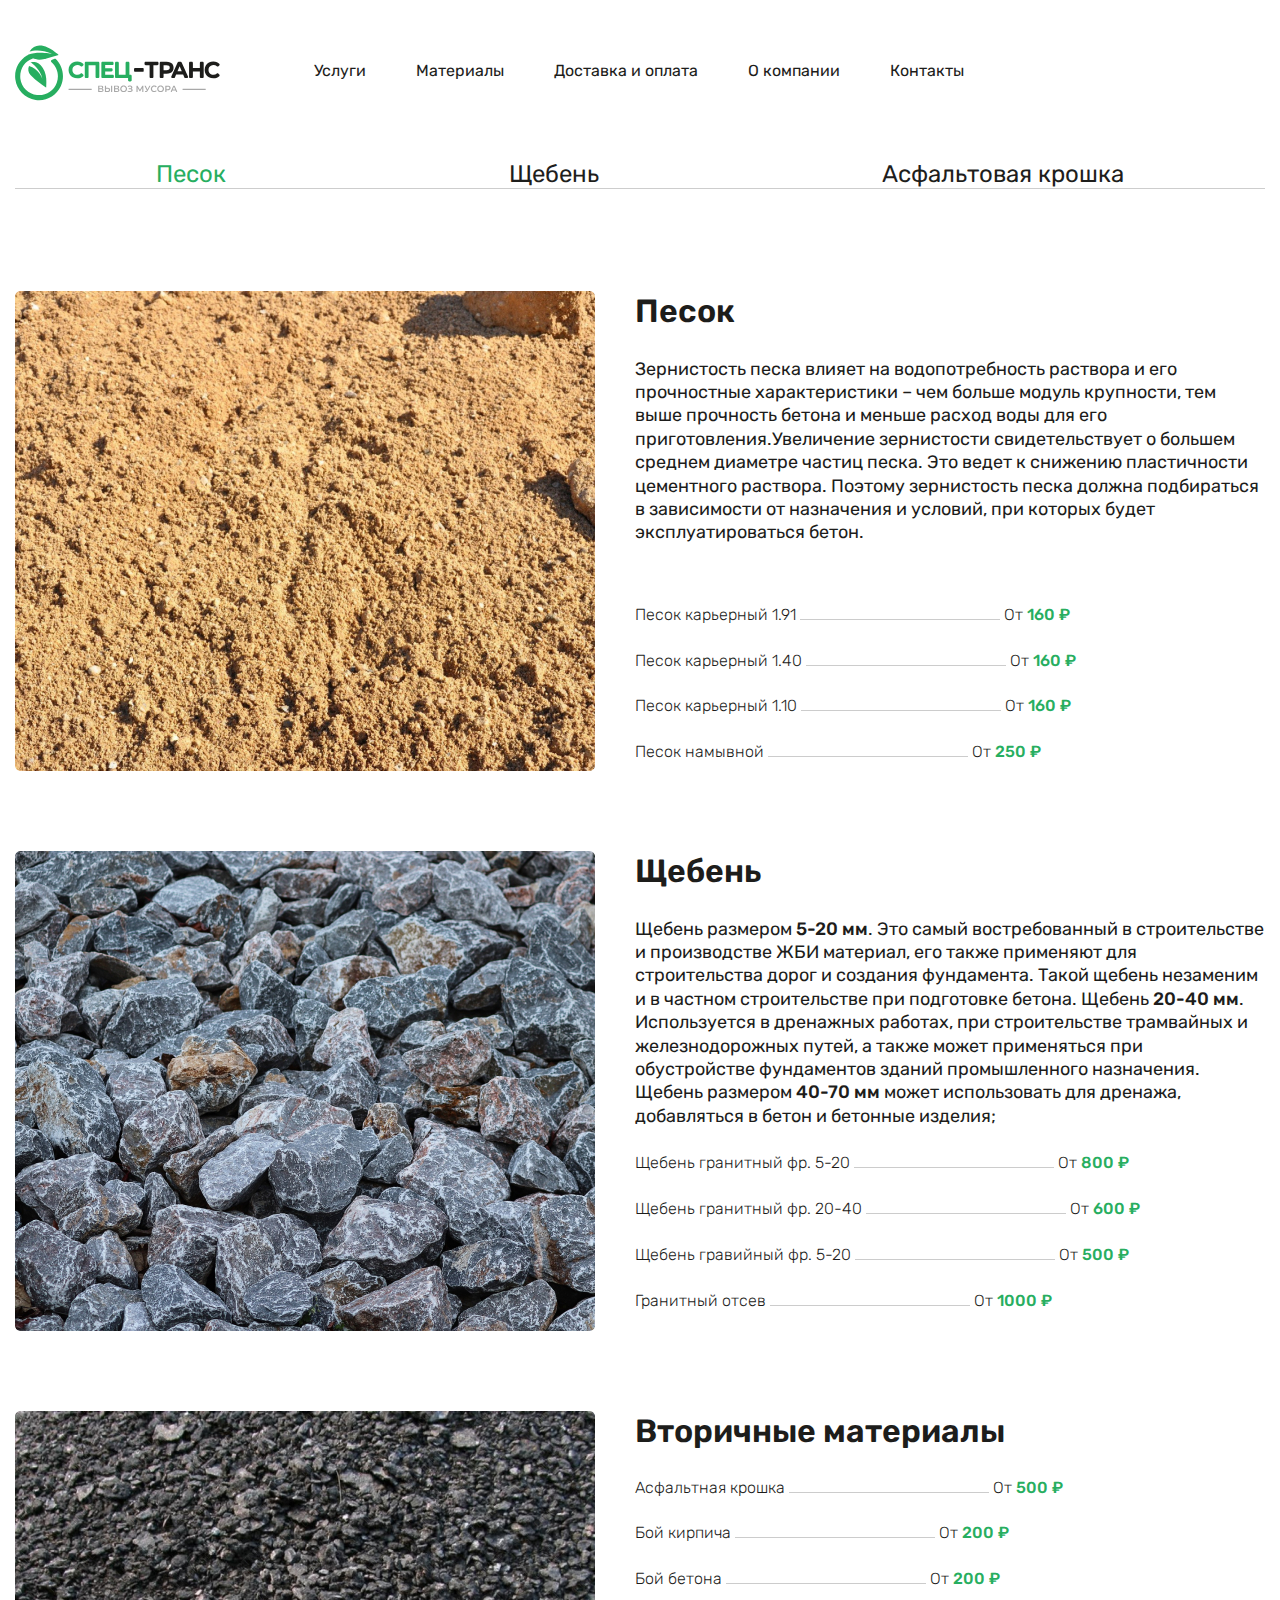
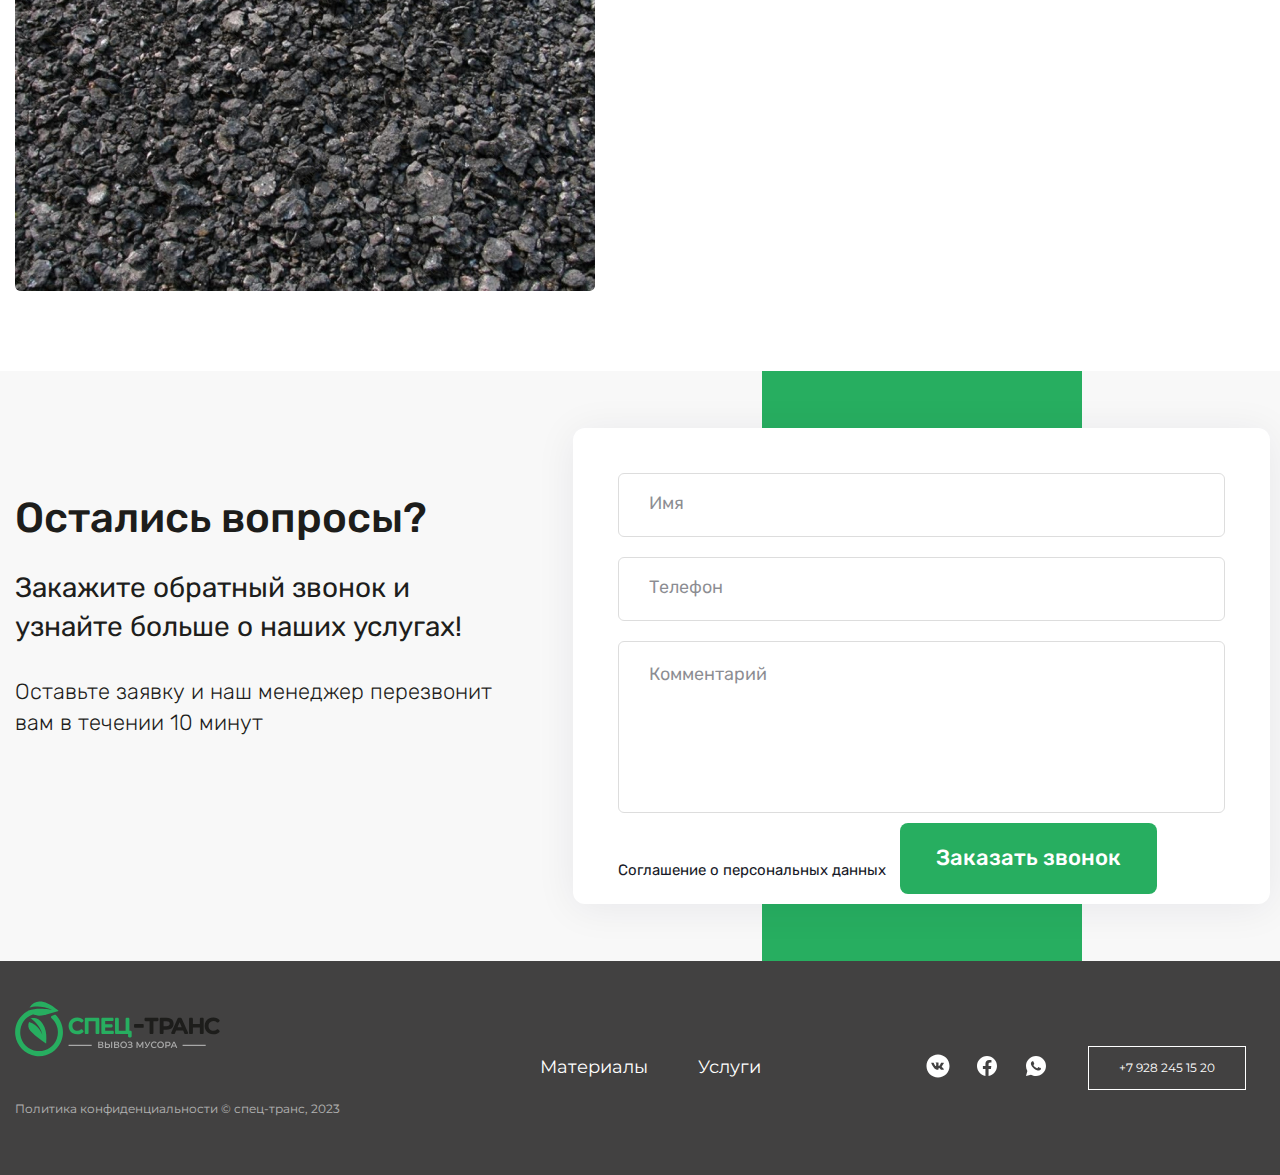
<file: materials.html>
<!DOCTYPE html>
<html lang="ru">

<head>
  <meta charset="UTF-8">
  <meta name="viewport" content="width=device-width, initial-scale=1.0">
  <meta name="description" content="Спец-Транс. Продажа и доставка нерудных материалов. Наша фирма существует уже многие годы, заработав репутацию на рынке
  предлагаемых услуг как надежного и ответственного партнера. В число наших клиентов вошли крупнейшие
  организации. При этом стоит отметить, что на индивидуальный подход при заказе наших услуг могут
  рассчитывать как крупные компании, так и частные лица. Основная миссия компании Спец-транс — комплексные поставки нерудных материалов для корпоративных клиентов и частных лиц.">
  <meta name="keywords" content="Спец-транс,продажа,доставка,материалы">
  <meta name="author" content="Шаталов Фёдор">
  <title>Спец-Транс</title>
  <link rel="stylesheet" href="css/style.css">
  <link rel="shortcut icon" href="./image/icons/icon.ico" type="image/x-icon">
</head>
<body>
  <div class="wrapper">
    <header id="header" class="header">
      <div class="header__top header__top--mt">
        <div id="burger" class="burger">
          <a href="#elementt" class="burger__area"></a>
          <div class="burger__body">
            <div class="burger__content">
              <a href="#element" class="burger-close"></a>
              <div class="header__menu">
                <a href="index.html" class="header__menu-logo logo" itemscope itemtype="http://schema.org/Organization">
                  <img src="./image/logo-mini.svg" itemprop="logo" alt="Логотип компании 'Спец-Транс'">
                </a>
                <nav itemscope itemtype="https://schema.org/SiteNavigationElement">
                  <ul class="header__menu-list" itemscope itemtype="https://schema.org/ItemList">
                    <li class="header__menu-item" itemscope itemtype="https://schema.org/ItemList">
                      <a href="technic.html" class="header__menu-link" itemprop="url">Услуги</a>
                      <meta itemprop="name" content="Услуги">
                    </li>
                    <li class="header__menu-item" itemscope itemtype="https://schema.org/ItemList">
                      <a href="#" class="header__menu-link" itemprop="url">Материалы</a>
                      <meta itemprop="name" content="Материалы">
                    </li>
                    <li class="header__menu-item" itemscope itemtype="https://schema.org/ItemList">
                      <a href="index.html#deliver" class="header__menu-link" itemprop="url">Доставка и оплата</a>
                      <meta itemprop="name" content="Доставка и оплата">
                    </li>
                    <li class="header__menu-item" itemscope itemtype="https://schema.org/ItemList">
                      <a href="index.html#about" class="header__menu-link" itemprop="url">О компании</a>
                      <meta itemprop="name" content="О компании">
                    </li>
                    <li class="header__menu-item" itemscope itemtype="https://schema.org/ItemList">
                      <a href="index.html#questions" class="header__menu-link" itemprop="url">Контакты</a>
                      <meta itemprop="name" content="Контакты">
                    </li>
                  </ul>
                </nav>
                <a href="#popup" id="btn" class="header__menu-button button">Заказать звонок</a>
                <div class="header__menu-politic">Политика конфиденциальности © спец-транс, 2023</div>
              </div>
            </div>
          </div>
        </div>
        <div class="container">
          <div class="header__top-inner">
            <a href="index.html" class="header__logo logo" itemscope itemtype="http://schema.org/Organization">
              <img src="./image/logo.svg" itemprop="logo" alt="Логотип компании 'Спец-Транс'">
            </a>
            <nav class="header__nav" itemscope itemtype="https://schema.org/SiteNavigationElement">
              <ul class="header__nav-list" itemscope itemtype="https://schema.org/ItemList">
                <li class="header__nav-item" itemscope itemtype="https://schema.org/ItemList">
                  <a class="header__nav-link" href="technic.html" itemprop="url">Услуги</a>
                  <meta itemprop="name" content="Услуги">
                </li>
                <li class="header__nav-item" itemscope itemtype="https://schema.org/ItemList">
                  <a class="header__nav-link" href="#!" itemprop="url">Материалы</a>
                  <meta itemprop="name" content="Материалы">
                </li>
                <li class="header__nav-item" itemscope itemtype="https://schema.org/ItemList">
                  <a class="header__nav-link" href="index.html#deliver" itemprop="url">Доставка и оплата</a>
                  <meta itemprop="name" content="Доставка и оплата">
                </li>
                <li class="header__nav-item" itemscope itemtype="https://schema.org/ItemList">
                  <a class="header__nav-link" href="index.html#about" itemprop="url">О компании</a>
                  <meta itemprop="name" content="О компании">
                </li>
                <li class="header__nav-item" itemscope itemtype="https://schema.org/ItemList">
                  <a class="header__nav-link" href="index.html#questions" itemprop="url">Контакты</a>
                  <meta itemprop="name" content="Контакты">
                </li>
              </ul>
            </nav>
          </div>
          <a href="#burger"  class="burger__wrapper"><div class="burger__icon"></div></a>
        </div>
      </div>
    </header>
    <main class="main">
      <section class="products">
        <div class="container">
          <div class="products__inner">
            <nav>
              <ul class="products__list">
                <li class="products__list-item active" data-id="sand">Песок</li>
                <li class="products__list-item" data-id="stone">Щебень</li>
                <li class="products__list-item" data-id="aspchalt">Асфальтовая крошка</li>
              </ul>
            </nav>
            <div class="products__body">
              <div class="products__item sand" itemscope itemtype="https://schema.org/Product">
                <img class="products__image" itemprop="image" src="image/materials/sand2.jpg" alt="Песок">
                <div class="products__content">
                  <h3 itemprop="name">Песок</h3>
                  <p class="products__paragraph  paragraph__content--sand" itemprop="description">Зернистость песка влияет на водопотребность раствора и его прочностные характеристики – чем больше модуль крупности, тем выше прочность бетона и меньше расход воды для его приготовления.Увеличение зернистости свидетельствует о большем среднем диаметре частиц песка. Это ведет к снижению пластичности цементного раствора. Поэтому зернистость песка должна подбираться в зависимости от назначения и условий, при которых будет эксплуатироваться бетон.</p>
                  <ul class="products__price-list">
                    <li class="price-item">Песок карьерный 1.91 <span></span> От <div style="color: #27ae60; display: inline-block; font-weight: 500;">160 ₽</div> <meta itemprop="priceCurrency" content="RUB" /></li>
                    <li class="price-item">Песок карьерный 1.40 <span></span> От <div style="color: #27ae60; display: inline-block; font-weight: 500;">160 ₽</div> <meta itemprop="priceCurrency" content="RUB" /></li>
                    <li class="price-item">Песок карьерный 1.10 <span></span> От <div style="color: #27ae60; display: inline-block; font-weight: 500;">160 ₽</div> <meta itemprop="priceCurrency" content="RUB" /></li>
                    <li class="price-item">Песок намывной <span></span> От <div style="color: #27ae60; display: inline-block; font-weight: 500;">250 ₽</div> <meta itemprop="priceCurrency" content="RUB" /></li>
                  </ul>
                </div>
              </div>
              <div class="products__item stone" itemscope itemtype="https://schema.org/Product">
                <img class="products__image" itemprop="image" src="image/materials/stone2.jpg" alt="Щебень">
                <div class="products__content">
                  <h3 itemprop="name">Щебень</h3>
                  <p class="products__paragraph" itemprop="description">Щебень размером <span>5-20 мм</span>. Это самый востребованный в строительстве и производстве ЖБИ материал, его также применяют для строительства дорог и создания фундамента. Такой щебень незаменим и в частном строительстве при подготовке бетона. Щебень <span>20-40 мм</span>. Используется в дренажных работах, при строительстве трамвайных и железнодорожных путей, а также может применяться при обустройстве фундаментов зданий промышленного назначения. Щебень размером <span>40-70 мм</span> может использовать для дренажа, добавляться в бетон и бетонные изделия;</p>
                  <ul class="products__price-list">
                    <li class="price-item">Щебень гранитный фр. 5-20  <span></span> От <div style="color: #27ae60; display: inline-block; font-weight: 500;">800 ₽</div> <meta itemprop="priceCurrency" content="RUB" /></li>
                    <li class="price-item">Щебень гранитный фр. 20-40 <span></span> От <div style="color: #27ae60; display: inline-block; font-weight: 500;">600 ₽</div> <meta itemprop="priceCurrency" content="RUB" /></li>
                    <li class="price-item">Щебень гравийный фр. 5-20 <span></span> От <div style="color: #27ae60; display: inline-block; font-weight: 500;">500 ₽</div> <meta itemprop="priceCurrency" content="RUB" /></li>
                    <li class="price-item">Гранитный отсев <span></span> От <div style="color: #27ae60; display: inline-block; font-weight: 500;">1000 ₽</div> <meta itemprop="priceCurrency" content="RUB" /></li>
                  </ul>
                </div>
              </div>
              <div class="products__item aspchalt" itemscope itemtype="https://schema.org/Product">
                <img class="products__image" itemprop="image" src="image/materials/aspchalt2.jpg" alt="Вторичные материалы">
                <div class="products__content">
                  <h3 itemprop="name">Вторичные материалы</h3>
                  <ul class="products__price-list">
                    <li class="price-item">Асфальтная крошка <span></span> От <div style="color: #27ae60; display: inline-block; font-weight: 500;">500 ₽</div> <meta itemprop="priceCurrency" content="RUB" /></li>
                    <li class="price-item">Бой кирпича <span></span> От <div style="color: #27ae60; display: inline-block; font-weight: 500;">200 ₽</div> <meta itemprop="priceCurrency" content="RUB" /></li>
                    <li class="price-item">Бой бетона <span></span> От <div style="color: #27ae60; display: inline-block; font-weight: 500;">200 ₽</div> <meta itemprop="priceCurrency" content="RUB" /></li>
                  </ul>
                </div>
              </div>
            </div>
          </div>
        </div>
      </section>
      <section class="main__questions questions" id="questions">
        <div class="container">
          <div class="questions__inner">
            <div class="questions__content">
              <div class="questions__heading heading">Остались вопросы?</div>
              <div class="questions__description"><span class="questions__description--color">Закажите обратный звонок и узнайте больше о наших
                  услугах!</span><br>Оставьте заявку и наш менеджер перезвонит вам в течении 10 минут</div>
            </div>
            <form class="questions__form">
              <label class="questions__form-lable">
                <input type="text" class="questions__form-input" placeholder="Имя" required>
                <input type="tel" class="questions__form-input" placeholder="Телефон" required>
                <textarea class="questions__form-text" placeholder="Комментарий" required></textarea>
                <span>Соглашение о персональных данных</span>
              </label>
              <button type="submit" class="question__form-button button">Заказать звонок</button>
            </form>
          </div>
        </div>
      </section>
      <footer class="main__footer footer">
        <div class="container">
          <div class="footer__inner">
            <div class="footer__block3">
              <div class="footer__block">
                <a href="index.html" class="footer__logo logo" itemscope itemtype="http://schema.org/Organization">
                  <img src="./image/logo.svg"  itemprop="logo" alt="Логотип компании 'Спец-Транс'">
                </a>
                <div class="footer__politics">Политика конфиденциальности © спец-транс, 2023</div>
              </div>
              <nav class="footer__nav" itemscope itemtype="https://schema.org/SiteNavigationElement">
                <ul class="footer__nav-list" itemscope itemtype="https://schema.org/ItemList">
                  <li class="footer__nav-item" itemscope itemtype="https://schema.org/ItemList">
                    <a href="#" itemprop="url">Материалы</a>
                    <meta itemprop="name" content="Материалы">
                  </li>
                  <li class="footer__nav-item" itemscope itemtype="https://schema.org/ItemList">
                    <a href="technic.html" itemprop="url">Услуги</a>
                    <meta itemprop="name" content="Услуги">
                  </li>
                </ul>
            </div>
            </nav>
            <div class="footer__block2">
              <ul class="footer__social-list" itemprop="sameAs">
                <li class="footer__social-item">
                  <a href="#!" itemprop="url">
                    <svg width="24" height="24" viewBox="0 0 24 24" fill="none" xmlns="http://www.w3.org/2000/svg">
                      <g clip-path="url(#clip0_998_1060)">
                      <path d="M12 0.480469C5.63758 0.480469 0.47998 5.63807 0.47998 12.0005C0.47998 18.3629 5.63758 23.5205 12 23.5205C18.3624 23.5205 23.52 18.3629 23.52 12.0005C23.52 5.63807 18.3624 0.480469 12 0.480469ZM16.4304 13.4777C16.4304 13.4777 17.4492 14.4833 17.7 14.9501C17.7072 14.9597 17.7108 14.9693 17.7132 14.9741C17.8152 15.1457 17.8392 15.2789 17.7888 15.3785C17.7048 15.5441 17.4168 15.6257 17.3184 15.6329H15.5184C15.3936 15.6329 15.132 15.6005 14.8152 15.3821C14.5716 15.2117 14.3316 14.9321 14.0976 14.6597C13.7484 14.2541 13.446 13.9037 13.1412 13.9037C13.1025 13.9036 13.064 13.9097 13.0272 13.9217C12.7968 13.9961 12.5016 14.3249 12.5016 15.2009C12.5016 15.4745 12.2856 15.6317 12.1332 15.6317H11.3088C11.028 15.6317 9.56518 15.5333 8.26918 14.1665C6.68278 12.4925 5.25478 9.13487 5.24278 9.10367C5.15278 8.88647 5.33878 8.77007 5.54158 8.77007H7.35958C7.60198 8.77007 7.68118 8.91767 7.73638 9.04847C7.80118 9.20087 8.03878 9.80687 8.42878 10.4885C9.06118 11.5997 9.44878 12.0509 9.75958 12.0509C9.81786 12.0502 9.8751 12.0354 9.92638 12.0077C10.332 11.7821 10.2564 10.3361 10.2384 10.0361C10.2384 9.97967 10.2372 9.38927 10.0296 9.10607C9.88078 8.90087 9.62758 8.82287 9.47398 8.79407C9.53615 8.70828 9.61806 8.63872 9.71278 8.59127C9.99118 8.45207 10.4928 8.43167 10.9908 8.43167H11.268C11.808 8.43887 11.9472 8.47367 12.1428 8.52287C12.5388 8.61767 12.5472 8.87327 12.5124 9.74807C12.5016 9.99647 12.4908 10.2773 12.4908 10.6085C12.4908 10.6805 12.4872 10.7573 12.4872 10.8389C12.4752 11.2841 12.4608 11.7893 12.7752 11.9969C12.8162 12.0226 12.8636 12.0363 12.912 12.0365C13.0212 12.0365 13.35 12.0365 14.2404 10.5089C14.515 10.0172 14.7536 9.50624 14.9544 8.98007C14.9724 8.94887 15.0252 8.85287 15.0876 8.81567C15.1336 8.79219 15.1847 8.78025 15.2364 8.78087H17.3736C17.6064 8.78087 17.766 8.81567 17.796 8.90567C17.8488 9.04847 17.7864 9.48407 16.8108 10.8053L16.3752 11.3801C15.4908 12.5393 15.4908 12.5981 16.4304 13.4777Z" fill="white"/>
                      </g>
                      <defs>
                      <clipPath id="clip0_998_1060">
                      <rect width="24" height="24" fill="white"/>
                      </clipPath>
                      </defs>
                    </svg>
                  </a>
                </li>
                <li class="footer__social-item">
                  <a href="#!" itemprop="url">
                    <svg width="24" height="24" viewBox="0 0 24 24" fill="none" xmlns="http://www.w3.org/2000/svg">
                      <g clip-path="url(#clip0_998_1057)">
                      <path d="M12 2C6.477 2 2 6.477 2 12C2 16.991 5.657 21.128 10.438 21.879V14.89H7.898V12H10.438V9.797C10.438 7.291 11.93 5.907 14.215 5.907C15.309 5.907 16.453 6.102 16.453 6.102V8.562H15.193C13.95 8.562 13.563 9.333 13.563 10.124V12H16.336L15.893 14.89H13.563V21.879C18.343 21.129 22 16.99 22 12C22 6.477 17.523 2 12 2Z" fill="white"/>
                      </g>
                      <defs>
                      <clipPath id="clip0_998_1057">
                      <rect width="24" height="24" fill="white"/>
                      </clipPath>
                      </defs>
                    </svg>
                  </a>
                </li>
                <li class="footer__social-item">
                  <a href="#!" itemprop="url">
                    <svg width="24" height="24" viewBox="0 0 24 24" fill="none" xmlns="http://www.w3.org/2000/svg">
                      <g clip-path="url(#clip0_998_1054)">
                      <path d="M2.00401 22L3.35601 17.032C2.46515 15.5049 1.99711 13.768 2.00001 12C2.00001 6.477 6.47701 2 12 2C17.523 2 22 6.477 22 12C22 17.523 17.523 22 12 22C10.2328 22.0029 8.49667 21.5352 6.97001 20.645L2.00401 22ZM8.39101 7.308C8.26188 7.31602 8.13569 7.35003 8.02001 7.408C7.91153 7.46943 7.81251 7.54622 7.72601 7.636C7.60601 7.749 7.53801 7.847 7.46501 7.942C7.09542 8.423 6.89662 9.01342 6.90001 9.62C6.90201 10.11 7.03001 10.587 7.23001 11.033C7.63901 11.935 8.31201 12.89 9.20101 13.775C9.41501 13.988 9.62401 14.202 9.84901 14.401C10.9524 15.3725 12.2673 16.073 13.689 16.447L14.258 16.534C14.443 16.544 14.628 16.53 14.814 16.521C15.1053 16.506 15.3896 16.4271 15.647 16.29C15.813 16.202 15.891 16.158 16.03 16.07C16.03 16.07 16.073 16.042 16.155 15.98C16.29 15.88 16.373 15.809 16.485 15.692C16.568 15.606 16.64 15.505 16.695 15.39C16.773 15.227 16.851 14.916 16.883 14.657C16.907 14.459 16.9 14.351 16.897 14.284C16.893 14.177 16.804 14.066 16.707 14.019L16.125 13.758C16.125 13.758 15.255 13.379 14.724 13.137C14.668 13.1126 14.608 13.0987 14.547 13.096C14.4786 13.089 14.4095 13.0967 14.3443 13.1186C14.2791 13.1405 14.2193 13.1761 14.169 13.223V13.221C14.164 13.221 14.097 13.278 13.374 14.154C13.3325 14.2098 13.2754 14.2519 13.2098 14.2751C13.1443 14.2982 13.0733 14.3013 13.006 14.284C12.9409 14.2666 12.877 14.2445 12.815 14.218C12.691 14.166 12.648 14.146 12.563 14.109L12.558 14.107C11.9859 13.8572 11.4562 13.5198 10.988 13.107C10.862 12.997 10.745 12.877 10.625 12.761C10.2316 12.3842 9.88873 11.958 9.60501 11.493L9.54601 11.398C9.50364 11.3342 9.46937 11.2653 9.44401 11.193C9.40601 11.046 9.50501 10.928 9.50501 10.928C9.50501 10.928 9.74801 10.662 9.86101 10.518C9.9551 10.3983 10.0429 10.2738 10.124 10.145C10.242 9.955 10.279 9.76 10.217 9.609C9.93701 8.925 9.64701 8.244 9.34901 7.568C9.29001 7.434 9.11501 7.338 8.95601 7.319C8.90201 7.313 8.84801 7.307 8.79401 7.303C8.65972 7.29633 8.52515 7.29766 8.39101 7.307V7.308Z" fill="white"/>
                      </g>
                      <defs>
                      <clipPath id="clip0_998_1054">
                      <rect width="24" height="24" fill="white"/>
                      </clipPath>
                      </defs>
                    </svg>
                  </a>
                </li>
              </ul>
              <a class="footer__tel" href="tel:+79282451520" itemscope itemtype="http://schema.org/Organization" itemprop="telephone">+7 928 245 15 20</a>
            </div>
          </div>
        </div>
      </footer>
    </main>
  </div>
  <div id="popup" class="popup">
    <a href="#elementt" class="popup__area"></a>
    <div class="popup__body">
      <div class="popup__content">
        <a href="#element" class="popup-close"></a>
        <div class="popup__content">
          <form class="questions__form--popup">
            <label class="questions__form-lable--popup">
              <input type="text" class="questions__form-input--popup" placeholder="Имя" required>
              <input type="tel" class="questions__form-input--popup" placeholder="Телефон" required>
              <textarea class="questions__form-text--popup" placeholder="Комментарий" required></textarea>
              <span>Соглашение о персональных данных</span>
            </label>
            <button type="submit" class="question__form-button--popup">Заказать звонок</button>
          </form>
        </div>
      </div>
    </div>
  </div>
  <div id="element" class="element-fixed"></div>
</body>
<script src="js/main.js"></script>
</html>
</file>
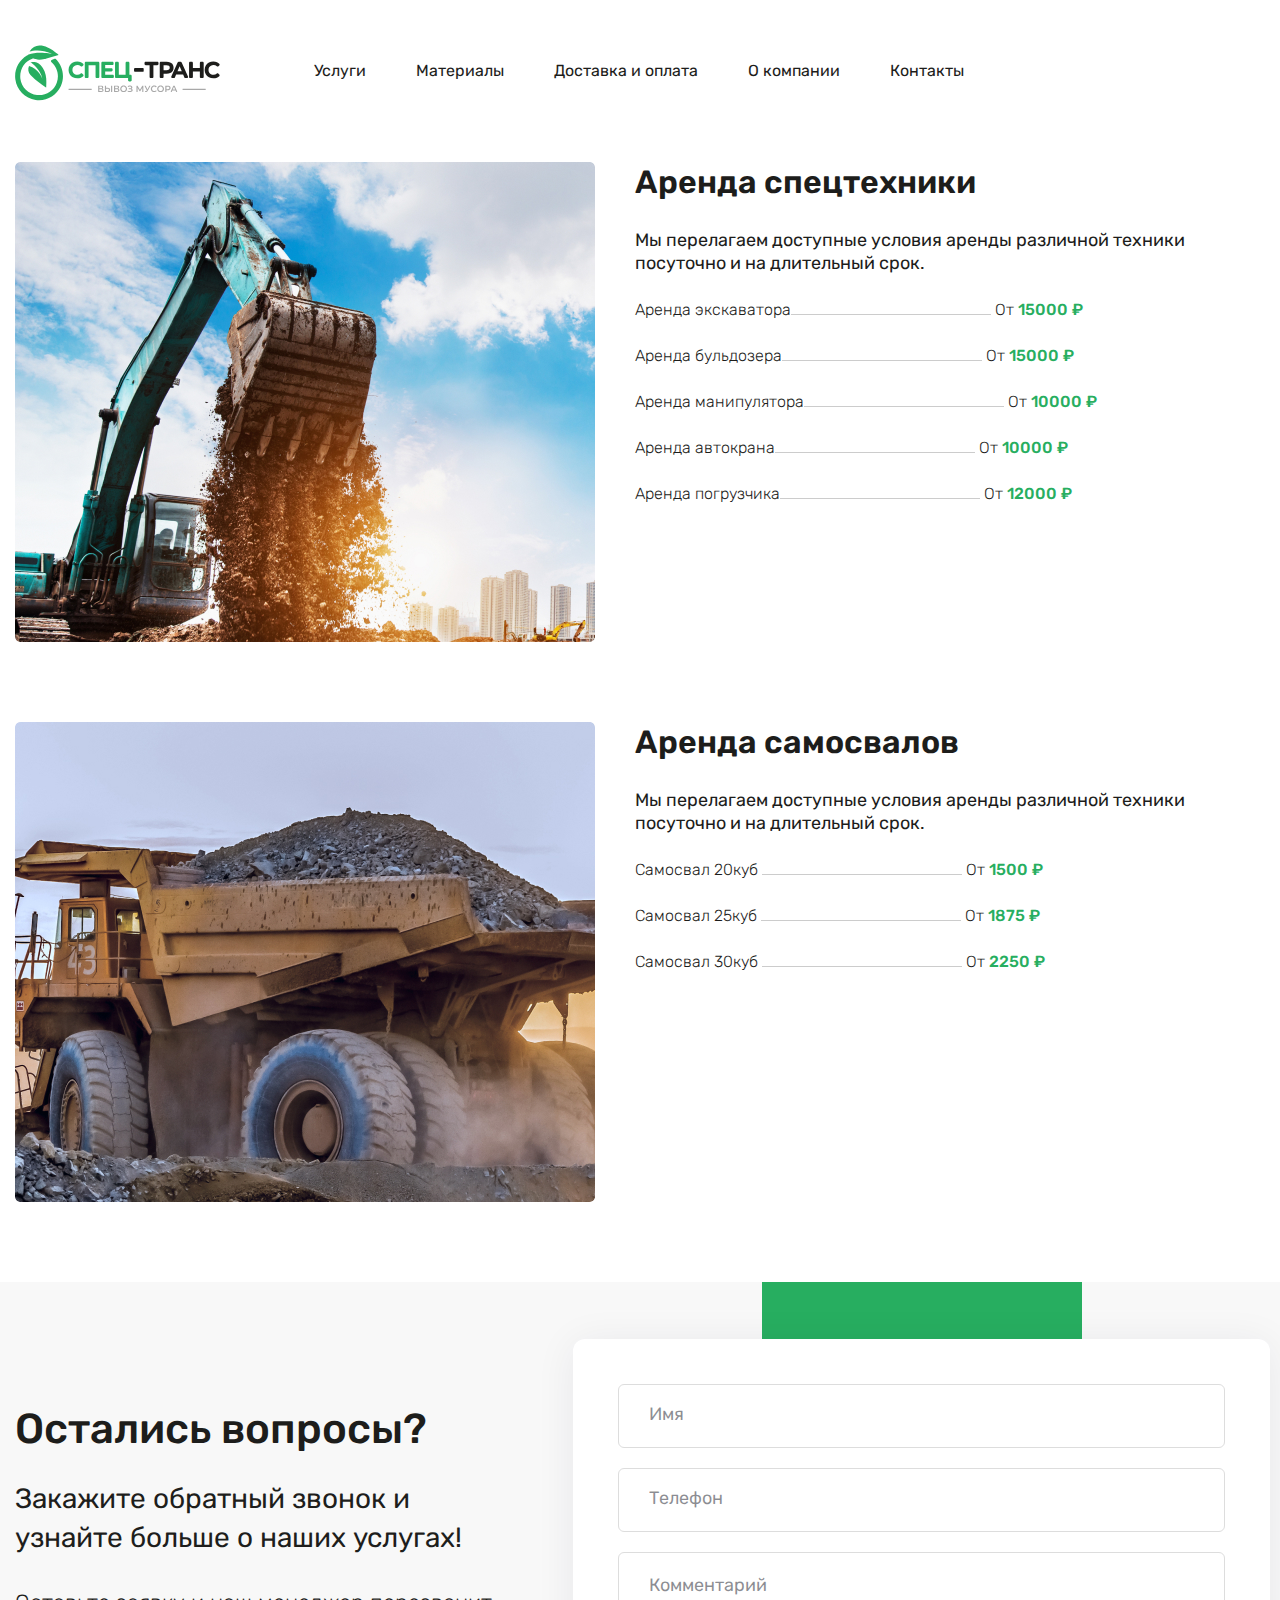
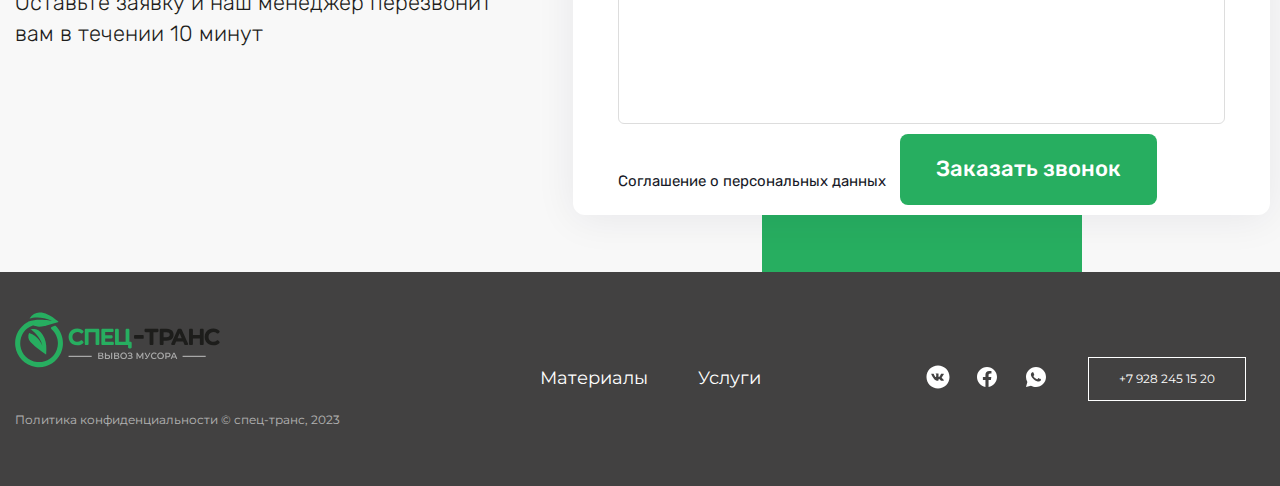
<file: technic.html>
<!DOCTYPE html>
<html lang="ru">

<head>
  <meta charset="UTF-8">
  <meta name="viewport" content="width=device-width, initial-scale=1.0">
  <meta name="description" content="Спец-Транс. Продажа и доставка нерудных материалов. Наша фирма существует уже многие годы, заработав репутацию на рынке
  предлагаемых услуг как надежного и ответственного партнера. В число наших клиентов вошли крупнейшие
  организации. При этом стоит отметить, что на индивидуальный подход при заказе наших услуг могут
  рассчитывать как крупные компании, так и частные лица. Основная миссия компании Спец-транс — комплексные поставки нерудных материалов для корпоративных клиентов и частных лиц.">
  <meta name="keywords" content="Спец-транс,продажа,доставка,материалы">
  <meta name="author" content="Шаталов Фёдор">
  <title>Спец-Транс</title>
  <link rel="stylesheet" href="css/style.css">
  <link rel="shortcut icon" href="./image/icons/icon.ico" type="image/x-icon">
</head>
<body>
  <div class="wrapper">
    <header id="header" class="header">
      <div class="header__top header__top--mt">
        <div id="burger" class="burger">
          <a href="#elementt" class="burger__area"></a>
          <div class="burger__body">
            <div class="burger__content">
              <a href="#element" class="burger-close"></a>
              <div class="header__menu">
                <a href="index.html" class="header__menu-logo logo" itemscope itemtype="http://schema.org/Organization">
                  <img src="./image/logo-mini.svg" itemprop="logo" alt="Логотип компании 'Спец-Транс'">
                </a>
                <nav itemscope itemtype="https://schema.org/SiteNavigationElement">
                  <ul class="header__menu-list" itemscope itemtype="https://schema.org/ItemList">
                    <li class="header__menu-item" itemscope itemtype="https://schema.org/ItemList">
                      <a href="#" class="header__menu-link" itemprop="url">Услуги</a>
                      <meta itemprop="name" content="Услуги">
                    </li>
                    <li class="header__menu-item" itemscope itemtype="https://schema.org/ItemList">
                      <a href="materials.html" class="header__menu-link" itemprop="url">Материалы</a>
                      <meta itemprop="name" content="Материалы">
                    </li>
                    <li class="header__menu-item" itemscope itemtype="https://schema.org/ItemList">
                      <a href="index.html#deliver" class="header__menu-link" itemprop="url">Доставка и оплата</a>
                      <meta itemprop="name" content="Доставка и оплата">
                    </li>
                    <li class="header__menu-item" itemscope itemtype="https://schema.org/ItemList">
                      <a href="index.html#about" class="header__menu-link" itemprop="url">О компании</a>
                      <meta itemprop="name" content="О компании">
                    </li>
                    <li class="header__menu-item" itemscope itemtype="https://schema.org/ItemList">
                      <a href="index.html#questions" class="header__menu-link" itemprop="url">Контакты</a>
                      <meta itemprop="name" content="Контакты">
                    </li>
                  </ul>
                </nav>
                <a href="#popup" id="btn" class="header__menu-button button">Заказать звонок</a>
                <div class="header__menu-politic">Политика конфиденциальности © спец-транс, 2023</div>
              </div>
            </div>
          </div>
        </div>
        <div class="container">
          <div class="header__top-inner">
            <a href="index.html" class="header__logo logo" itemscope itemtype="http://schema.org/Organization">
              <img src="./image/logo.svg" itemprop="logo" alt="Логотип компании 'Спец-Транс'">
            </a>
            <nav class="header__nav" itemscope itemtype="https://schema.org/SiteNavigationElement">
              <ul class="header__nav-list" itemscope itemtype="https://schema.org/ItemList">
                <li class="header__nav-item" itemscope itemtype="https://schema.org/ItemList">
                  <a class="header__nav-link" href="#!" itemprop="url">Услуги</a>
                  <meta itemprop="name" content="Услуги">
                </li>
                <li class="header__nav-item" itemscope itemtype="https://schema.org/ItemList">
                  <a class="header__nav-link" href="materials.html" itemprop="url">Материалы</a>
                  <meta itemprop="name" content="Материалы">
                </li>
                <li class="header__nav-item" itemscope itemtype="https://schema.org/ItemList">
                  <a class="header__nav-link" href="index.html#deliver" itemprop="url">Доставка и оплата</a>
                  <meta itemprop="name" content="Доставка и оплата">
                </li>
                <li class="header__nav-item" itemscope itemtype="https://schema.org/ItemList">
                  <a class="header__nav-link" href="index.html#about" itemprop="url">О компании</a>
                  <meta itemprop="name" content="О компании">
                </li>
                <li class="header__nav-item" itemscope itemtype="https://schema.org/ItemList">
                  <a class="header__nav-link" href="index.html#questions" itemprop="url">Контакты</a>
                  <meta itemprop="name" content="Контакты">
                </li>
              </ul>
            </nav>
          </div>
          <a href="#burger"  class="burger__wrapper"><div class="burger__icon"></div></a>
        </div>
      </div>
    </header>
    <main class="main">
      <section class="products">
        <div class="container">
          <div class="products__inner">
            <div class="products__body">
              <div class="products__item" itemscope itemtype="https://schema.org/Product">
                <img class="products__image" itemprop="image" src="image/technic/special.jpg" alt="Аренда спецтехники">
                <div class="products__content">
                  <h3 itemprop="name">Аренда спецтехники</h3>
                  <p class="products__paragraph" itemprop="description">Мы перелагаем доступные условия аренды различной техники посуточно и на длительный срок. </p>
                  <ul class="products__price-list">
                    <li class="price-item" itemprop="offers" itemscope itemtype="http://schema.org/Offer">Аренда экскаватора<span></span> От <div style="color: #27ae60; display: inline-block; font-weight: 500;">15000 ₽</div> <meta itemprop="priceCurrency" content="RUB" /></li>
                    <li class="price-item" itemprop="offers" itemscope itemtype="http://schema.org/Offer">Аренда бульдозера<span></span> От <div style="color: #27ae60; display: inline-block; font-weight: 500;">15000 ₽</div><meta itemprop="priceCurrency" content="RUB" /></li>
                    <li class="price-item" itemprop="offers" itemscope itemtype="http://schema.org/Offer">Аренда манипулятора<span></span> От <div style="color: #27ae60; display: inline-block; font-weight: 500;">10000 ₽</div> <meta itemprop="priceCurrency" content="RUB" /></li>
                    <li class="price-item" itemprop="offers" itemscope itemtype="http://schema.org/Offer">Аренда автокрана<span></span> От <div style="color: #27ae60; display: inline-block; font-weight: 500;">10000 ₽</div> <meta itemprop="priceCurrency" content="RUB" /></li>
                    <li class="price-item" itemprop="offers" itemscope itemtype="http://schema.org/Offer">Аренда погрузчика<span></span> От <div style="color: #27ae60; display: inline-block; font-weight: 500;">12000 ₽</div> <meta itemprop="priceCurrency" content="RUB" /></li>
                  </ul>
                </div>
              </div>
              <div class="products__item" itemscope itemtype="https://schema.org/Product">
                <img class="products__image" itemprop="image" src="image/technic/dump-truck.jpg" alt="Аренда самосвалов">
                <div class="products__content">
                  <h3 itemprop="name">Аренда самосвалов</h3>
                  <p class="products__paragraph" itemprop="description">Мы перелагаем доступные условия аренды различной техники посуточно и на длительный срок. </p>
                  <ul class="products__price-list">
                    <li class="price-item" itemprop="offers" itemscope itemtype="http://schema.org/Offer">Самосвал 20куб  <span></span> От <div style="color: #27ae60; display: inline-block; font-weight: 500;">1500 ₽</div> <meta itemprop="priceCurrency" content="RUB" /></li>
                    <li class="price-item" itemprop="offers" itemscope itemtype="http://schema.org/Offer">Самосвал 25куб <span></span> От <div style="color: #27ae60; display: inline-block; font-weight: 500;">1875 ₽</div> <meta itemprop="priceCurrency" content="RUB" /></li>
                    <li class="price-item" itemprop="offers" itemscope itemtype="http://schema.org/Offer">Самосвал 30куб <span></span> От <div style="color: #27ae60; display: inline-block; font-weight: 500;">2250 ₽</div> <meta itemprop="priceCurrency" content="RUB" /></li>
                  </ul>
                </div>
              </div>
            </div>
          </div>
        </div>
      </section>
      <section class="main__questions questions" id="questions">
        <div class="container">
          <div class="questions__inner">
            <div class="questions__content">
              <div class="questions__heading heading">Остались вопросы?</div>
              <div class="questions__description"><span class="questions__description--color">Закажите обратный звонок и узнайте больше о наших
                  услугах!</span><br>Оставьте заявку и наш менеджер перезвонит вам в течении 10 минут</div>
            </div>
            <form class="questions__form">
              <label class="questions__form-lable">
                <input type="text" class="questions__form-input" placeholder="Имя" required>
                <input type="tel" class="questions__form-input" placeholder="Телефон" required>
                <textarea class="questions__form-text" placeholder="Комментарий" required></textarea>
                <span>Соглашение о персональных данных</span>
              </label>
              <button type="submit" class="question__form-button button">Заказать звонок</button>
            </form>
          </div>
        </div>
      </section>
      <footer class="main__footer footer">
        <div class="container">
          <div class="footer__inner">
            <div class="footer__block3">
              <div class="footer__block">
                <a href="index.html" class="footer__logo logo" itemscope itemtype="http://schema.org/Organization">
                  <img src="./image/logo.svg"  itemprop="logo" alt="Логотип компании 'Спец-Транс'">
                </a>
                <div class="footer__politics">Политика конфиденциальности © спец-транс, 2023</div>
              </div>
              <nav class="footer__nav" itemscope itemtype="https://schema.org/SiteNavigationElement">
                <ul class="footer__nav-list" itemscope itemtype="https://schema.org/ItemList">
                  <li class="footer__nav-item" itemscope itemtype="https://schema.org/ItemList">
                    <a href="materials.html" itemprop="url">Материалы</a>
                    <meta itemprop="name" content="Материалы">
                  </li>
                  <li class="footer__nav-item" itemscope itemtype="https://schema.org/ItemList">
                    <a href="#" itemprop="url">Услуги</a>
                    <meta itemprop="name" content="Услуги">
                  </li>
                </ul>
            </div>
            </nav>
            <div class="footer__block2">
              <ul class="footer__social-list" itemprop="sameAs">
                <li class="footer__social-item">
                  <a href="#!" itemprop="url">
                    <svg width="24" height="24" viewBox="0 0 24 24" fill="none" xmlns="http://www.w3.org/2000/svg">
                      <g clip-path="url(#clip0_998_1060)">
                      <path d="M12 0.480469C5.63758 0.480469 0.47998 5.63807 0.47998 12.0005C0.47998 18.3629 5.63758 23.5205 12 23.5205C18.3624 23.5205 23.52 18.3629 23.52 12.0005C23.52 5.63807 18.3624 0.480469 12 0.480469ZM16.4304 13.4777C16.4304 13.4777 17.4492 14.4833 17.7 14.9501C17.7072 14.9597 17.7108 14.9693 17.7132 14.9741C17.8152 15.1457 17.8392 15.2789 17.7888 15.3785C17.7048 15.5441 17.4168 15.6257 17.3184 15.6329H15.5184C15.3936 15.6329 15.132 15.6005 14.8152 15.3821C14.5716 15.2117 14.3316 14.9321 14.0976 14.6597C13.7484 14.2541 13.446 13.9037 13.1412 13.9037C13.1025 13.9036 13.064 13.9097 13.0272 13.9217C12.7968 13.9961 12.5016 14.3249 12.5016 15.2009C12.5016 15.4745 12.2856 15.6317 12.1332 15.6317H11.3088C11.028 15.6317 9.56518 15.5333 8.26918 14.1665C6.68278 12.4925 5.25478 9.13487 5.24278 9.10367C5.15278 8.88647 5.33878 8.77007 5.54158 8.77007H7.35958C7.60198 8.77007 7.68118 8.91767 7.73638 9.04847C7.80118 9.20087 8.03878 9.80687 8.42878 10.4885C9.06118 11.5997 9.44878 12.0509 9.75958 12.0509C9.81786 12.0502 9.8751 12.0354 9.92638 12.0077C10.332 11.7821 10.2564 10.3361 10.2384 10.0361C10.2384 9.97967 10.2372 9.38927 10.0296 9.10607C9.88078 8.90087 9.62758 8.82287 9.47398 8.79407C9.53615 8.70828 9.61806 8.63872 9.71278 8.59127C9.99118 8.45207 10.4928 8.43167 10.9908 8.43167H11.268C11.808 8.43887 11.9472 8.47367 12.1428 8.52287C12.5388 8.61767 12.5472 8.87327 12.5124 9.74807C12.5016 9.99647 12.4908 10.2773 12.4908 10.6085C12.4908 10.6805 12.4872 10.7573 12.4872 10.8389C12.4752 11.2841 12.4608 11.7893 12.7752 11.9969C12.8162 12.0226 12.8636 12.0363 12.912 12.0365C13.0212 12.0365 13.35 12.0365 14.2404 10.5089C14.515 10.0172 14.7536 9.50624 14.9544 8.98007C14.9724 8.94887 15.0252 8.85287 15.0876 8.81567C15.1336 8.79219 15.1847 8.78025 15.2364 8.78087H17.3736C17.6064 8.78087 17.766 8.81567 17.796 8.90567C17.8488 9.04847 17.7864 9.48407 16.8108 10.8053L16.3752 11.3801C15.4908 12.5393 15.4908 12.5981 16.4304 13.4777Z" fill="white"/>
                      </g>
                      <defs>
                      <clipPath id="clip0_998_1060">
                      <rect width="24" height="24" fill="white"/>
                      </clipPath>
                      </defs>
                    </svg>
                  </a>
                </li>
                <li class="footer__social-item">
                  <a href="#!" itemprop="url">
                    <svg width="24" height="24" viewBox="0 0 24 24" fill="none" xmlns="http://www.w3.org/2000/svg">
                      <g clip-path="url(#clip0_998_1057)">
                      <path d="M12 2C6.477 2 2 6.477 2 12C2 16.991 5.657 21.128 10.438 21.879V14.89H7.898V12H10.438V9.797C10.438 7.291 11.93 5.907 14.215 5.907C15.309 5.907 16.453 6.102 16.453 6.102V8.562H15.193C13.95 8.562 13.563 9.333 13.563 10.124V12H16.336L15.893 14.89H13.563V21.879C18.343 21.129 22 16.99 22 12C22 6.477 17.523 2 12 2Z" fill="white"/>
                      </g>
                      <defs>
                      <clipPath id="clip0_998_1057">
                      <rect width="24" height="24" fill="white"/>
                      </clipPath>
                      </defs>
                    </svg>
                  </a>
                </li>
                <li class="footer__social-item">
                  <a href="#!" itemprop="url">
                    <svg width="24" height="24" viewBox="0 0 24 24" fill="none" xmlns="http://www.w3.org/2000/svg">
                      <g clip-path="url(#clip0_998_1054)">
                      <path d="M2.00401 22L3.35601 17.032C2.46515 15.5049 1.99711 13.768 2.00001 12C2.00001 6.477 6.47701 2 12 2C17.523 2 22 6.477 22 12C22 17.523 17.523 22 12 22C10.2328 22.0029 8.49667 21.5352 6.97001 20.645L2.00401 22ZM8.39101 7.308C8.26188 7.31602 8.13569 7.35003 8.02001 7.408C7.91153 7.46943 7.81251 7.54622 7.72601 7.636C7.60601 7.749 7.53801 7.847 7.46501 7.942C7.09542 8.423 6.89662 9.01342 6.90001 9.62C6.90201 10.11 7.03001 10.587 7.23001 11.033C7.63901 11.935 8.31201 12.89 9.20101 13.775C9.41501 13.988 9.62401 14.202 9.84901 14.401C10.9524 15.3725 12.2673 16.073 13.689 16.447L14.258 16.534C14.443 16.544 14.628 16.53 14.814 16.521C15.1053 16.506 15.3896 16.4271 15.647 16.29C15.813 16.202 15.891 16.158 16.03 16.07C16.03 16.07 16.073 16.042 16.155 15.98C16.29 15.88 16.373 15.809 16.485 15.692C16.568 15.606 16.64 15.505 16.695 15.39C16.773 15.227 16.851 14.916 16.883 14.657C16.907 14.459 16.9 14.351 16.897 14.284C16.893 14.177 16.804 14.066 16.707 14.019L16.125 13.758C16.125 13.758 15.255 13.379 14.724 13.137C14.668 13.1126 14.608 13.0987 14.547 13.096C14.4786 13.089 14.4095 13.0967 14.3443 13.1186C14.2791 13.1405 14.2193 13.1761 14.169 13.223V13.221C14.164 13.221 14.097 13.278 13.374 14.154C13.3325 14.2098 13.2754 14.2519 13.2098 14.2751C13.1443 14.2982 13.0733 14.3013 13.006 14.284C12.9409 14.2666 12.877 14.2445 12.815 14.218C12.691 14.166 12.648 14.146 12.563 14.109L12.558 14.107C11.9859 13.8572 11.4562 13.5198 10.988 13.107C10.862 12.997 10.745 12.877 10.625 12.761C10.2316 12.3842 9.88873 11.958 9.60501 11.493L9.54601 11.398C9.50364 11.3342 9.46937 11.2653 9.44401 11.193C9.40601 11.046 9.50501 10.928 9.50501 10.928C9.50501 10.928 9.74801 10.662 9.86101 10.518C9.9551 10.3983 10.0429 10.2738 10.124 10.145C10.242 9.955 10.279 9.76 10.217 9.609C9.93701 8.925 9.64701 8.244 9.34901 7.568C9.29001 7.434 9.11501 7.338 8.95601 7.319C8.90201 7.313 8.84801 7.307 8.79401 7.303C8.65972 7.29633 8.52515 7.29766 8.39101 7.307V7.308Z" fill="white"/>
                      </g>
                      <defs>
                      <clipPath id="clip0_998_1054">
                      <rect width="24" height="24" fill="white"/>
                      </clipPath>
                      </defs>
                    </svg>
                  </a>
                </li>
              </ul>
              <a class="footer__tel" href="tel:+79282451520" itemscope itemtype="http://schema.org/Organization" itemprop="telephone">+7 928 245 15 20</a>
            </div>
          </div>
        </div>
      </footer>
    </main>
  </div>
  <div id="popup" class="popup">
    <a href="#elementt" class="popup__area"></a>
    <div class="popup__body">
      <div class="popup__content">
        <a href="#element" class="popup-close"></a>
        <div class="popup__content">
          <form class="questions__form--popup">
            <label class="questions__form-lable--popup">
              <input type="text" class="questions__form-input--popup" placeholder="Имя" required>
              <input type="tel" class="questions__form-input--popup" placeholder="Телефон" required>
              <textarea class="questions__form-text--popup" placeholder="Комментарий" required></textarea>
              <span>Соглашение о персональных данных</span>
            </label>
            <button type="submit" class="question__form-button--popup">Заказать звонок</button>
          </form>
        </div>
      </div>
    </div>
  </div>
  <div id="element" class="element-fixed"></div>
</body>
</html>
</file>
<file: css/style.css>
@import url("https://fonts.googleapis.com/css2?family=Rubik:wght@300;400;500;600&display=swap");
@import url("https://fonts.googleapis.com/css2?family=Montserrat:wght@400;500;700&display=swap");
* {
  padding: 0;
  margin: 0;
  border: 0;
}

*, *:before, *:after {
  box-sizing: border-box;
}

:focus, :active {
  outline: none;
}

a:focus, a:active {
  outline: none;
}

nav, footer, header, aside {
  display: block;
}

html, body {
  height: 100%;
  width: 100%;
  font-size: 100%;
  line-height: 1;
  -ms-text-size-adjust: 100%;
  -moz-text-size-adjust: 100%;
  -webkit-text-size-adjust: 100%;
}

input, button, textarea {
  font-family: inherit;
}

input::-ms-clear {
  display: none;
}

button {
  cursor: pointer;
}

button::-moz-focus-inner {
  padding: 0;
  border: 0;
}

a, a:visited {
  text-decoration: none;
}

a:hover {
  text-decoration: none;
}

ul li {
  list-style: none;
}

img {
  vertical-align: top;
}

h1, h2, h3, h4, h5, h6 {
  font-size: inherit;
  font-weight: inherit;
}

a {
  color: inherit;
}

button {
  background-color: transparent;
}

.products__item, .products__list, .footer__social-list, .footer__nav-list, .deliver__row, .deliver__list .deliver__list-item, .deliver__inner, .about__values, .about__inner, .materials__row span, .materials__row, .choose__row .choose__row-item:nth-child(5), .choose__row .choose__row-item:nth-child(3), .choose__row, .header__nav .header__nav-list, .header__top .header__top-inner, .footer__block3, .footer__block2, .footer__block {
  display: flex;
  justify-content: space-between;
  align-items: center;
}

.products__list::after, .deliver__list .deliver__list-item::before, .questions .questions__inner .questions__form::before, .about__values .about__value-item .about__numbers--plus:after, .choose__row .choose__row-item--efficiency::before, .choose__row .choose__row-item--stars::before, .choose__row .choose__row-item--price::before, .choose__row .choose__row-item--client::before, .choose__row .choose__row-item--years::before, .burger__icon::after, .burger__icon::before, .questions__form--popup::before {
  content: "";
  display: block;
  position: absolute;
}

.wrapper {
  min-height: 100%;
  overflow: hidden;
  width: 100%;
}

.container {
  max-width: 1450px;
  margin: 0 auto;
  padding: 0 15px;
  height: 100%;
}

body {
  z-index: -1;
  font-family: "Rubik", sans-serif;
  color: #1e1e1c;
}

html {
  scroll-behavior: smooth;
}

input {
  display: block;
}

textarea {
  display: block;
}

.button {
  font-size: 22px;
  font-weight: 500;
  line-height: 1.4;
  max-width: none;
  margin-bottom: 0;
  color: #fff;
  background-color: #27ae60;
  border-radius: 8px;
  padding: 20px 36px;
  transition: all 0.3s;
  cursor: pointer;
}
.button:hover {
  transform: scale(1.03);
  transition: all 0.3s;
}

.heading {
  font-size: 42px;
  font-weight: 500;
  line-height: normal;
  max-width: none;
  margin-bottom: 60px;
  color: #1d1d1b;
}

.element-fixed {
  width: 100px;
  height: 100px;
  opacity: 0;
  visibility: hidden;
  left: 0;
  top: 0;
  position: fixed;
}

.questions__description span.questions__description--color {
  color: #1e1e1c;
}

@media (max-width: 1420px) {
  .heading {
    margin: 65px 0 40px;
  }
}
@media (max-width: 650px) {
  .heading {
    font-size: 32px;
  }
}
@media (max-width: 515px) {
  .heading {
    margin: 60px 0 30px;
    font-size: 26px;
  }
}
@media (max-width: 380px) {
  .heading {
    margin: 60px 0 25px;
    font-size: 24px;
  }
}
.popup {
  position: fixed;
  width: 100%;
  height: 100%;
  background: rgba(0, 0, 0, 0.6);
  top: 0;
  left: 0;
  z-index: 0;
  opacity: 0;
  visibility: hidden;
  transition: all 0.5s;
}
.popup:target {
  opacity: 1;
  visibility: visible;
}
.popup:target .popup__content {
  transform: perspective(800px) translate(0, 0) rotateX(0deg);
  opacity: 1;
}

.popup__area {
  position: absolute;
  width: 100%;
  height: 100%;
  top: 0;
  left: 0;
  z-index: 0;
}

.popup__body {
  min-height: 100%;
  display: flex;
  align-items: center;
  justify-content: center;
  padding: 30px 10px;
}

.popup__content {
  opacity: 0;
  transform: perspective(800px) translate(0, -100%) rotateX(45deg);
  transition: all 0.5s;
}
.popup__content .popup-close {
  height: 4px;
  width: 30px;
  background-color: #1d1d1b;
  border-radius: 3px;
  position: absolute;
  transition: all 0.3s;
  z-index: 1;
  top: 20px;
  right: -35px;
  transform: rotate(45deg);
}
.popup__content .popup-close::after {
  content: "";
  display: block;
  height: 4px;
  width: 30px;
  background-color: #1d1d1b;
  border-radius: 3px;
  position: absolute;
  transition: all 0.3s;
  z-index: 1;
  transform: rotate(90deg);
}

.questions__form--popup {
  margin-right: -45px;
  border-radius: 12px;
  background: #FFF;
  box-shadow: 0px 4px 40px 0px rgba(7, 17, 51, 0.0705882353);
  padding: 45px 45px 0px 45px;
  position: relative;
}
.questions__form--popup::before {
  background: #27ae60;
  max-width: 320px;
  height: 590px;
  top: -57px;
  right: 0px;
  bottom: 0px;
  left: 50%;
  transform: translateY(0%);
  transform: translateX(-50%);
  z-index: -3;
}

.questions__form-lable--popup span {
  font-size: 15px;
  font-weight: normal;
  line-height: 1;
  max-width: none;
  margin-bottom: 0;
  color: #181A28;
}

.questions__form-input--popup,
.questions__form-text--popup {
  border-radius: 6px;
  border: 1px solid #DDD;
  width: 100%;
  margin-bottom: 20px;
}

.questions__form-text--popup {
  margin-bottom: 20px;
  resize: none;
  height: 172px;
}

.questions__form-input--popup::-moz-placeholder, .questions__form-text--popup::-moz-placeholder {
  font-size: 18px;
  font-weight: normal;
  line-height: 1;
  max-width: none;
  margin-bottom: none;
  color: rgba(24, 26, 40, 0.5);
}

.questions__form-input--popup::placeholder,
.questions__form-text--popup::placeholder {
  font-size: 18px;
  font-weight: normal;
  line-height: 1;
  max-width: none;
  margin-bottom: none;
  color: rgba(24, 26, 40, 0.5);
}

.questions__form-input--popup,
.questions__form-text--popup {
  padding: 23px 0px 24px 30px;
  resize: none;
}

.question__form-button--popup {
  position: relative;
  left: 30px;
  top: -10px;
  margin-left: 10px;
  font-size: 22px;
  font-weight: 500;
  line-height: 1.4;
  max-width: none;
  margin-bottom: 0;
  color: #fff;
  background-color: #27ae60;
  border-radius: 8px;
  padding: 20px 36px;
  transition: all 0.3s;
}
.question__form-button--popup:hover {
  transform: scale(1.03);
  transition: all 0.3s;
}

@media (max-width: 990px) {
  .popup__body {
    margin-right: 60px;
  }
}
@media (max-width: 686px) {
  .questions__form--popup::before {
    display: none;
  }
  .question__form-button--popup {
    font-size: 16px;
  }
}
@media (max-width: 640px) {
  .questions__form--popup {
    padding-bottom: 110px;
  }
  .questions__form-input--popup::-moz-placeholder, .questions__form-text--popup::-moz-placeholder {
    font-size: 16px;
  }
  .questions__form-input--popup::placeholder,
  .questions__form-text--popup::placeholder {
    font-size: 16px;
  }
  .questions__form-text--popup {
    margin-bottom: 0;
  }
  .questions__form-lable--popup span {
    font-size: 13.5px;
  }
  .question__form-button--popup {
    left: -245px;
    top: 65px;
  }
}
@media (max-width: 591px) {
  .questions__form--popup {
    padding-bottom: 60px;
  }
  .questions__form-text--popup {
    margin-bottom: 30px;
  }
  .question__form-button--popup {
    left: -5px;
    top: 25px;
  }
}
@media (max-width: 490px) {
  .questions__form--popup {
    padding: 40px 10px 60px 10px;
  }
  .questions__form-input--popup,
  .questions__form-text--popup {
    padding: 15px 0px 15px 15px;
  }
  .questions__form-text--popup {
    height: 100px;
  }
  .questions__form-input--popup::-moz-placeholder, .questions__form-text--popup::-moz-placeholder {
    font-size: 14px;
  }
  .questions__form-input--popup::placeholder,
  .questions__form-text--popup::placeholder {
    font-size: 14px;
  }
  .questions__form-lable--popup span {
    font-size: 12px;
  }
}
.burger {
  position: fixed;
  width: 100%;
  height: 100%;
  background: rgba(0, 0, 0, 0.6);
  top: 0;
  left: 0;
  z-index: 12;
  opacity: 0;
  visibility: hidden;
  transition: all 0.5s;
}
.burger:target {
  opacity: 1;
  visibility: visible;
}
.burger:target .burger__content {
  transform: translate(0%, 0);
  opacity: 1;
}

.burger__area {
  position: absolute;
  width: 100%;
  height: 100%;
  top: 0;
  left: 0;
  z-index: 0;
}

.burger__body {
  min-height: 100%;
  display: flex;
  justify-content: flex-end;
  padding: 30px 10px;
}

.burger__content {
  opacity: 0;
  transform: translate(100%, 0);
  transition: all 0.5s;
}
.burger__content .burger-close {
  height: 4px;
  width: 30px;
  background-color: #1d1d1b;
  border-radius: 3px;
  position: absolute;
  transition: all 0.3s;
  z-index: 1;
  top: 25px;
  right: 15px;
  transform: rotate(45deg);
}
.burger__content .burger-close::after {
  content: "";
  display: block;
  height: 4px;
  width: 30px;
  background-color: #1d1d1b;
  border-radius: 3px;
  position: absolute;
  transition: all 0.3s;
  z-index: 1;
  transform: rotate(90deg);
}

.header__menu {
  padding: 10px 0 0 20px;
  background-color: #fff;
  max-width: 375px;
  max-height: 800px;
}

.header__menu-logo img {
  margin-bottom: 47px;
}

.header__menu-item {
  margin-bottom: 48px;
}
.header__menu-item:last-child {
  margin-bottom: 80px;
}

.header__menu-link {
  font-size: 16px;
  transition: all 0.4s;
}
.header__menu-link:hover {
  transition: all 0.3;
  color: #27ae60;
}

.header__menu-button {
  font-size: 16px;
}

.header__menu-politic {
  margin-top: 70px;
  color: #646464;
  padding: 10px 36px;
  text-align: center;
  font-size: 10px;
}

.burger__wrapper {
  position: fixed;
  height: 60px;
  width: 60px;
  border-radius: 50%;
  display: block;
  z-index: 11;
  display: flex;
  align-items: center;
  justify-content: center;
  flex-direction: column;
  top: 0;
  right: 0;
  transition: all 0.3s;
}
.burger__wrapper:hover {
  top: 15px;
  right: 15px;
  box-shadow: 0px 0px 10px 2px #a6a1c5;
  background: #fff;
  transition: all 0.3s;
}

.burger__icon {
  width: 30px;
  height: 4px;
  border-radius: 3px;
  background-color: #1d1d1b;
  position: absolute;
}
.burger__icon::before {
  background: #1d1d1b;
  max-width: 30px;
  height: 4px;
  top: 0;
  right: 0;
  bottom: none;
  left: none;
  transform: translateY(0%);
  margin: -10px 0;
  border-radius: 3px;
}
.burger__icon::after {
  background: #1d1d1b;
  max-width: 30px;
  height: 4px;
  top: 0;
  right: 0;
  bottom: none;
  left: none;
  transform: translateY(0%);
  margin: 10px 0;
  border-radius: 3px;
}

.header__top {
  margin-bottom: 320px;
}
.header__top--mt {
  margin-bottom: 50px;
}

.header__main {
  height: 100vh;
  background: url("../image/prev.svg") 70% 100%/cover no-repeat;
}

.burger__wrapper,
.burger__icon {
  opacity: 0;
  visibility: hidden;
}

.header__logo {
  margin: 30px 90px 0 0;
}

.header__nav {
  margin-right: auto;
  margin-top: 30px;
}
.header__nav-item {
  margin-right: 50px;
}
.header__nav-item:last-child {
  margin-right: 0;
}
.header__nav-item .header__nav-link {
  transition: all 0.5s;
  color: #1d1d1b;
  white-space: nowrap;
}
.header__nav-item .header__nav-link:hover {
  transition: all 0.3s;
  color: #27ae60;
}

.header__title {
  font-size: 60px;
  font-weight: 700;
  line-height: normal;
  max-width: 700px;
  margin-bottom: 30px;
  color: #fff;
}

.header__paragraph {
  font-size: 20px;
  font-weight: 400;
  line-height: 1.4;
  max-width: 770px;
  margin-bottom: 60px;
  color: #fff;
}

@media (max-width: 990px) {
  .header__logo {
    margin: 0;
  }
  .header__nav {
    visibility: hidden;
    opacity: 0;
  }
  .burger__wrapper,
  .burger__icon {
    opacity: 1;
    visibility: visible;
  }
}
@media (max-width: 650px) {
  .header__main {
    height: 600px;
    background: linear-gradient(180deg, rgba(0, 0, 0, 0) 39.07%, rgba(35, 35, 35, 0.7) 100%), url("../image/prev.svg") 70% 100%/cover no-repeat;
  }
  .header .header__top {
    margin-bottom: 210px;
  }
  .header__title {
    font-size: 40px;
    margin-bottom: 15px;
  }
  .header__paragraph {
    font-size: 18px;
    margin-bottom: 29px;
  }
}
@media (max-width: 500px) {
  .header__paragraph {
    font-size: 16px;
  }
  .header__title {
    font-size: 32px;
  }
}
@media (max-width: 380px) {
  .header .header__top {
    margin-bottom: 110px;
  }
}
.choose__heading {
  margin-top: 80px;
}

.choose__row {
  font-family: "Montserrat", sans-serif;
  position: relative;
  margin-bottom: 80px;
}
.choose__row .choose__row-item {
  font-size: 14px;
  font-weight: 500;
  line-height: 1.4;
  max-width: none;
  margin-bottom: 0;
  color: #393838;
  position: relative;
  padding: 25px 25px 25px 77px;
  border: 1px solid #A8A8A8;
  border-radius: 8px;
  width: 273px;
  height: 90px;
  margin-right: 14px;
}
.choose__row .choose__row-item:nth-child(1) {
  max-width: 700px;
}
.choose__row .choose__row-item span {
  color: #27ae60;
}
.choose__row .choose__row-item:last-child {
  margin-right: 0;
}
.choose__row .choose__row-item--years::before {
  background: url("../image/icons/decision/efficiency.svg") no-repeat;
  max-width: 32px;
  height: 32px;
  top: 50%;
  right: none;
  bottom: none;
  left: 0;
  transform: translateY(-50%);
  margin-left: 25px;
}
.choose__row .choose__row-item--client::before {
  background: url("../image/icons/decision/clients.svg") no-repeat;
  max-width: 32px;
  height: 32px;
  top: 50%;
  right: none;
  bottom: none;
  left: 0;
  transform: translateY(-50%);
  margin-left: 25px;
}
.choose__row .choose__row-item--price::before {
  background: url("../image/icons/decision/price.svg") no-repeat;
  max-width: 32px;
  height: 32px;
  top: 50%;
  right: none;
  bottom: none;
  left: 0;
  transform: translateY(-50%);
  margin-left: 25px;
}
.choose__row .choose__row-item--stars::before {
  background: url("../image/icons/decision/stars-empty.svg") no-repeat;
  max-width: 32px;
  height: 32px;
  top: 50%;
  right: none;
  bottom: none;
  left: 0;
  transform: translateY(-50%);
  margin-left: 25px;
}
.choose__row .choose__row-item--efficiency::before {
  background: url("../image/icons/decision/efficiency.svg") no-repeat;
  max-width: 32px;
  height: 32px;
  top: 50%;
  right: none;
  bottom: none;
  left: 0;
  transform: translateY(-50%);
  margin-left: 25px;
}

@media (max-width: 1460px) {
  .choose__heading {
    text-align: center;
  }
  .choose__row {
    display: grid;
    grid-template: repeat(2, 1fr);
    grid-template-areas: "years price stars" "client price efficiency";
    row-gap: 30px;
  }
  .choose__row-item--years {
    grid-area: years;
  }
  .choose__row-item--client {
    grid-area: client;
  }
  .choose__row-item--price {
    grid-area: price;
  }
  .choose__row-item--stars {
    grid-area: stars;
  }
  .choose__row-item--efficiency {
    grid-area: efficiency;
  }
}
@media (max-width: 890px) {
  .choose__row {
    display: flex;
    flex-direction: column;
  }
  .choose__row .choose__row-item:last-child {
    margin-right: 10px;
  }
}
.materials__row {
  margin-bottom: 80px;
}
.materials__row .materials__row-item {
  border-radius: 8px;
  overflow: hidden;
  position: relative;
  margin-right: 20px;
  transition: all 0.3s;
}
.materials__row .materials__row-item:last-child {
  margin-right: 0;
}
.materials__row .materials__row-item:hover {
  transform: translateY(-20px);
  box-shadow: 0px 4px 80px 0px rgba(113, 133, 164, 0.5);
}
.materials__row .materials__row-item .materials__item-description {
  font-size: 40px;
  font-weight: 700;
  line-height: normal;
  max-width: none;
  margin-bottom: 0;
  color: #fff;
  position: absolute;
  left: 40px;
  bottom: 40px;
}

@media (max-width: 1460px) {
  .materials__heading {
    text-align: center;
  }
  .materials__row {
    flex-direction: column;
  }
  .materials__row-item {
    margin-bottom: 40px;
  }
}
@media (max-width: 730px) {
  .materials__row {
    margin-bottom: 0px;
  }
  .materials__row span {
    flex-direction: column;
  }
  .materials__row .materials__row-item {
    margin-right: 0;
    height: 225px;
  }
  .materials__row .materials__row-item .materials__item-description {
    font-size: 32px;
  }
  .materials__row .materials__row-item:last-child img {
    -o-object-fit: cover;
       object-fit: cover;
    width: 340px;
    height: 226px;
  }
}
@media (max-width: 400px) {
  .materials__row .materials__row-item .materials__item-description {
    font-size: 24px;
  }
  .materials__row .materials__row-item:first-child img {
    -o-object-fit: cover;
       object-fit: cover;
    width: 295px;
    height: 226px;
  }
  .materials__row .materials__row-item:last-child img {
    font-size: 24px;
    -o-object-fit: cover;
       object-fit: cover;
    width: 295px;
    height: 226px;
  }
}
.about__inner {
  margin-bottom: 80px;
}

.about__content {
  margin-right: 30px;
}
.about__content .about__heading {
  margin-bottom: 30px;
}
.about__content .about__paragraph {
  font-size: 18px;
  font-weight: normal;
  line-height: 1.4;
  max-width: 580px;
  margin-bottom: 0;
  color: #67675F;
}

.about__heading span {
  text-transform: uppercase;
}

.about__values {
  background-color: #f8f8f8;
  border-radius: 25px;
  max-width: 700px;
  width: 100%;
  height: 445px;
}
.about__values .about__value-item:first-child {
  padding: 115px 0px 155px 85px;
}
.about__values .about__value-item:last-child {
  padding: 115px 128px 155px 0px;
}
.about__values .about__value-item .about__numbers {
  font-size: 88px;
  font-weight: 300;
  line-height: 1.42;
  max-width: none;
  margin-bottom: 0;
  color: #1d1d1b;
  letter-spacing: 0.44px;
}
.about__values .about__value-item .about__numbers--plus {
  position: relative;
}
.about__values .about__value-item .about__numbers--plus:after {
  background: url("../image/icons/plus.svg") no-repeat;
  max-width: 45px;
  height: 77px;
  top: 0;
  right: none;
  bottom: none;
  left: 115px;
  transform: translateY(none);
}
.about__values .about__value-item .about__description {
  font-size: 24px;
  font-weight: normal;
  line-height: 1.42;
  max-width: none;
  margin-bottom: 0;
  color: #67675F;
  letter-spacing: 0.44px;
}

@media (max-width: 1000px) {
  .about__values {
    flex-direction: column;
  }
  .about__values .about__value-item:first-child {
    padding: 30px 50px 12px 85px;
  }
  .about__values .about__value-item:last-child {
    padding: 30px 90px 155px 50px;
  }
}
@media (max-width: 700px) {
  .about__values .about__value-item .about__numbers--plus:after {
    left: 85px;
  }
  .about__values .about__value-item:first-child {
    padding: 60px 0px 12px 35px;
  }
  .about__values .about__value-item:last-child {
    padding: 30px 0 155px -1px;
  }
  .about__values .about__value-item .about__numbers {
    font-size: 69px;
  }
  .about__values .about__value-item .about__description {
    font-size: 21px;
  }
}
@media (max-width: 635px) {
  .about__inner {
    flex-direction: column;
  }
  .about__content {
    text-align: center;
    margin-bottom: 20px;
  }
  .about__content .about__heading {
    margin-top: 20px;
  }
  .about__content .about__paragraph {
    font-size: 16px;
  }
  .about__values {
    max-width: 350px;
  }
}
@media (max-width: 400px) {
  .about__inner {
    flex-direction: column;
  }
  .about__inner .about__content {
    text-align: center;
  }
  .about__inner .about__content .about__paragraph {
    font-size: 14px;
  }
  .about__values {
    height: 320px;
  }
  .about__values .about__value-item:first-child {
    padding: 30px 10px 12px 35px;
  }
  .about__values .about__value-item .about__numbers {
    font-size: 50px;
    font-weight: 600;
  }
  .about__values .about__value-item .about__numbers::after {
    top: -10px;
    left: 60px;
  }
  .about__values .about__value-item .about__description {
    font-size: 18px;
  }
}
.questions {
  padding: 57px 0 57px 0;
  background-color: #f8f8f8;
  z-index: 0;
  position: relative;
}
.questions .questions__inner {
  display: grid;
  grid-template: repeat(1, auto)/repeat(2, auto);
  margin: 0 auto;
}
.questions .questions__inner .questions__content {
  margin-right: 30px;
}
.questions .questions__inner .questions__form {
  margin-right: -45px;
  border-radius: 12px;
  background: #FFF;
  box-shadow: 0px 4px 40px 0px rgba(7, 17, 51, 0.0705882353);
  padding: 45px 45px 0px 45px;
  position: relative;
}
.questions .questions__inner .questions__form::before {
  background: #27ae60;
  max-width: 320px;
  height: 590px;
  top: -57px;
  right: 0px;
  bottom: 0px;
  left: 50%;
  transform: translateY(0%);
  transform: translateX(-50%);
  z-index: -3;
}

.questions__heading {
  margin-bottom: 25px;
}

.questions__description {
  font-size: 22px;
  font-weight: 300;
  line-height: 1.4;
  max-width: 490px;
  margin-bottom: 55px;
  color: normal;
}
.questions__description span {
  font-size: 28px;
  font-weight: normal;
  line-height: 1.4;
  max-width: 490px;
  margin-bottom: none;
  color: #27ae60;
  display: block;
}

.questions__form-lable span {
  font-size: 15px;
  font-weight: normal;
  line-height: 1;
  max-width: none;
  margin-bottom: 0;
  color: #181A28;
  padding-bottom: -50px;
}

.questions__form-input,
.questions__form-text {
  border-radius: 6px;
  border: 1px solid #DDD;
  width: 100%;
  margin-bottom: 20px;
}

.questions__form-text {
  margin-bottom: 20px;
  resize: none;
  height: 172px;
}

.questions__form-input::-moz-placeholder, .questions__form-text::-moz-placeholder {
  font-size: 18px;
  font-weight: normal;
  line-height: 1;
  max-width: none;
  margin-bottom: none;
  color: rgba(24, 26, 40, 0.5);
}

.questions__form-input::placeholder,
.questions__form-text::placeholder {
  font-size: 18px;
  font-weight: normal;
  line-height: 1;
  max-width: none;
  margin-bottom: none;
  color: rgba(24, 26, 40, 0.5);
}

.questions__form-input,
.questions__form-text {
  padding: 23px 0px 24px 30px;
  resize: none;
}

.question__form-button {
  position: relative;
  left: -1002px;
  top: -140px;
}

@media (max-width: 1560px) {
  .questions__form {
    right: 40px;
  }
  .question__form-button {
    left: -960px;
  }
}
@media (max-width: 1460px) {
  .questions__form .question__form-button {
    position: relative;
    left: 10px;
    top: -10px;
  }
}
@media (max-width: 1155px) {
  .questions {
    height: 900px;
  }
  .questions__heading {
    margin-top: 0;
  }
  .questions__content {
    white-space: nowrap;
  }
  .questions__form-lable span {
    position: relative;
  }
  .questions__form .question__form-button {
    left: 0;
    top: 20px;
  }
  .questions .questions__inner .questions__form::before {
    height: 650px;
  }
  .questions .questions__inner .questions__form {
    padding-bottom: 45px;
    top: 250px;
    left: -420px;
  }
}
@media (max-width: 950px) {
  .questions__form {
    width: 650px;
  }
  .questions__description {
    font-size: 18px;
  }
  .questions__description span {
    font-size: 22px;
  }
  .questions__form-input::-moz-placeholder, .questions__form-text::-moz-placeholder {
    font-size: 16px;
  }
  .questions__form-input::placeholder,
  .questions__form-text::placeholder {
    font-size: 16px;
  }
  .questions__form-lable span {
    font-size: 13.5px;
  }
  .questions__form .question__form-button {
    left: 90px;
    top: 0px;
    font-size: 19px;
  }
}
@media (max-width: 800px) {
  .questions .questions__inner .questions__form {
    width: 550px;
    left: -520px;
  }
  .questions__form .question__form-button {
    left: 0;
    top: 20px;
  }
}
@media (max-width: 710px) {
  .questions {
    height: 950px;
  }
  .questions .questions__inner .questions__form {
    top: 300px;
    left: -440px;
  }
  .questions__description {
    white-space: wrap;
  }
}
@media (max-width: 650px) {
  .questions .questions__inner .questions__form {
    left: -345px;
    top: 300px;
  }
}
@media (max-width: 600px) {
  .questions .questions__inner .questions__form {
    width: 400px;
  }
  .questions .questions__inner .questions__form:before {
    display: none;
  }
}
@media (max-width: 515px) {
  .questions {
    height: 820px;
  }
  .questions .questions__inner .questions__form {
    left: -285px;
    top: 200px;
    padding: 45px 45px 45px 45px;
    width: 350px;
  }
  .questions .questions__inner .questions__form .questions__form .question__form-button {
    font-size: 16px;
  }
  .questions .questions__inner .questions__form {
    left: -285px;
    top: 200px;
    padding: 45px 45px 45px 45px;
    width: 350px;
  }
  .questions__description {
    font-size: 14px;
  }
  .questions__description span {
    font-size: 16px;
  }
  .questions__form-input::-moz-placeholder, .questions__form-text::-moz-placeholder {
    font-size: 14px;
  }
  .questions__form-input::placeholder,
  .questions__form-text::placeholder {
    font-size: 14px;
  }
  .questions__form-lable span {
    font-size: 12px;
  }
}
@media (max-width: 380px) {
  .questions {
    height: 770px;
  }
  .questions .questions__inner .questions__form {
    margin-top: 30px;
    left: -275px;
    top: 200px;
    width: 290px;
  }
  .questions .questions__inner .questions__form .question__form-button {
    font-size: 15px;
  }
  .questions__form-text,
  .questions__form-input {
    padding: 13px 0px 14px 20px;
  }
  .questions__form-text {
    height: 120px;
  }
  .questions__content {
    text-align: center;
    left: 40px;
    position: relative;
    transform: translateX(-10%);
  }
}
.deliver {
  margin-bottom: 65px;
}
.deliver .deliver__content {
  margin: 20px -245px 0px 0px;
}

.deliver__heading {
  margin-bottom: 30px;
}

.deliver__paragraph {
  font-size: 20px;
  font-weight: normal;
  line-height: 1.4;
  max-width: 580px;
  margin-bottom: 40px;
  color: normal;
}

.deliver__list {
  margin: 0px 0px 185px 40px;
}
.deliver__list .deliver__list-item {
  font-size: normal;
  font-weight: 300;
  line-height: 1.4;
  max-width: none;
  margin-bottom: 65px;
  color: normal;
  position: relative;
}
.deliver__list .deliver__list-item::before {
  background: url("../image/icons/star.svg");
  max-width: 24px;
  height: 24px;
  top: 0px;
  right: 0px;
  bottom: 0px;
  left: -40px;
  transform: translateY(-10%);
}

.deliver__row .deliver__row-item {
  width: 340px;
  height: 200px;
  background-color: #f8f8f8;
  margin-right: 20px;
}

.deliver__row-info {
  margin-top: 71px;
  text-align: center;
  font-size: 18px;
  font-weight: 500;
  line-height: 1;
  max-width: none;
  margin-bottom: 24px;
  color: #393838;
}
.deliver__row-info span:last-child {
  display: block;
  margin-top: 21px;
  font-size: normal;
  font-weight: normal;
  line-height: 1;
  max-width: none;
  margin-bottom: none;
  color: #848692;
}

.deliver__info-map {
  position: relative;
}
.deliver__info-map iframe {
  width: 950px;
  height: 980px;
}

.deliver__button {
  font-size: 18px;
  font-weight: 700;
  line-height: 1.4;
  max-width: none;
  margin-bottom: none;
  color: #fff;
  font-family: "Montserrat", sans-serif;
  background-color: #27ae60;
  width: calc(100% - 18px);
  text-align: center;
  border-radius: 4px;
  padding: 12px 14px;
  position: absolute;
  display: block;
  top: 10px;
  left: 10px;
}

@media (max-width: 1900px) {
  .deliver__info-map {
    width: 800px;
    margin-left: 150px;
  }
  .deliver__info-map {
    width: 650px;
    margin-left: 300px;
  }
}
@media (max-width: 1400px) {
  .deliver__list {
    margin-bottom: 0;
  }
  .deliver__row {
    flex-direction: column;
    align-items: start;
  }
  .deliver__row .deliver__row-item {
    margin-bottom: 20px;
  }
}
@media (max-width: 1200px) {
  .deliver__inner {
    display: block;
  }
  .deliver__inner .deliver__info-map {
    width: 100%;
    margin-left: 0;
  }
  .deliver__info-map iframe {
    height: 500px;
    width: 100%;
    margin-right: 500px;
  }
  .deliver__row {
    flex-direction: row;
    align-items: center;
    justify-content: left;
  }
  .deliver {
    margin-bottom: 0;
  }
}
@media (max-width: 755px) {
  .deliver__paragraph {
    font-size: 17px;
  }
  .deliver__row {
    flex-direction: column;
    align-items: start;
  }
  .deliver__row .deliver__row-info {
    margin-top: 21px;
  }
  .deliver__row .deliver__row-item {
    margin-bottom: 20px;
    height: 100px;
  }
  .deliver__list .deliver__list-item:last-child {
    margin-bottom: 30px;
  }
}
@media (max-width: 600px) {
  .deliver .deliver__content {
    margin: 0px;
  }
  .deliver__paragraph {
    font-size: 14px;
  }
  .deliver__list .deliver__list-item {
    margin-bottom: 15px;
  }
}
@media (max-width: 380px) {
  .deliver__row .deliver__row-item {
    width: 100%;
  }
}
.footer {
  font-family: "Montserrat", sans-serif;
  background-color: #424141;
}
.footer .footer__inner {
  display: flex;
  align-items: center;
  padding: 23px auto 23px auto;
}

.footer__logo {
  margin-right: 50px;
}

.footer__politics {
  font-size: 12px;
  font-weight: normal;
  line-height: 1.2;
  max-width: none;
  margin-bottom: none;
  color: #fff;
  opacity: 0.6;
  white-space: nowrap;
  margin-right: 185px;
}

.footer__nav-list {
  margin-right: 165px;
}

.footer__nav-item {
  font-size: 18px;
  font-weight: normal;
  line-height: 1.2;
  max-width: none;
  margin-bottom: none;
  color: #fff;
  transition: all 0.5s;
}
.footer__nav-item:first-child {
  margin-right: 50px;
}
.footer__nav-item:hover {
  color: #27ae60;
  transition: all 0.3s;
}

.footer__social-list .footer__social-item {
  margin-right: 25px;
}
.footer__social-list .footer__social-item:last-child {
  margin-right: 40px;
}

.footer__social-item:first-child path {
  transition: all 0.3s;
}
.footer__social-item:first-child path:hover {
  transition: all 0.3s;
  fill: #0066ff;
}

.footer__social-item:nth-child(2) path {
  transition: all 0.3s;
}
.footer__social-item:nth-child(2) path:hover {
  transition: all 0.3s;
  fill: #07a5e4;
}

.footer__social-item:last-child path {
  transition: all 0.3s;
}
.footer__social-item:last-child path:hover {
  transition: all 0.3s;
  fill: #27ae60;
}

.footer__tel {
  font-size: 12px;
  font-weight: normal;
  line-height: 1;
  max-width: none;
  margin-bottom: none;
  color: #fff;
  border: 1px solid #FFF;
  padding: 15px 30px;
  white-space: nowrap;
  transition: all 0.5s;
}
.footer__tel:hover {
  color: #27ae60;
  border: 1px solid #27ae60;
  transition: all 0.3s;
}

@media (max-width: 1560px) {
  .footer .footer__inner {
    padding: 25px 0;
  }
  .footer__logo {
    grid-area: logo;
  }
  .footer__politics {
    grid-area: pol;
  }
  .footer__nav-list {
    grid-area: lst;
  }
  .footer__social-list {
    grid-area: solist;
  }
  .footer__tel {
    grid-area: tel;
  }
  .footer__block {
    margin-right: 15px;
    display: grid;
    grid-template: "logo logo" 1fr "pol pol" 1fr/1fr;
  }
}
@media (max-width: 1120px) {
  .footer__nav-list {
    flex-direction: column;
    align-items: center;
    margin: 0px 30px 0px 15px;
  }
  .footer__nav-list .footer__nav-item:first-child {
    margin-bottom: 10px;
  }
  .footer__nav-list .footer__nav-item:last-child {
    padding-right: 90px;
  }
}
@media (max-width: 900px) {
  .footer__block2 {
    display: grid;
    grid-template: "solist solist" 1fr "tel tel" 1fr/1fr;
  }
  .footer__tel {
    padding: 15px 180px 15px 80px;
  }
}
@media (max-width: 840px) {
  .footer__block3 {
    flex-direction: column;
    align-items: start;
    margin: 0;
  }
  .footer .footer__nav-list {
    margin-left: 0;
  }
}
@media (max-width: 660px) {
  .footer__inner {
    flex-direction: column;
  }
  .footer__tel {
    padding: 15px 30px 15px;
  }
  .footer__politics {
    font-size: 10px;
  }
  .footer__nav-item {
    font-size: 16px;
  }
}
@media (max-width: 400px) {
  .footer__nav-item {
    font-size: 14px;
  }
  .footer__tel {
    font-size: 14px;
  }
  .footer__nav-item:first-child {
    margin-right: 55px;
  }
}
@media (max-width: 320px) {
  .footer__block2 {
    margin-right: 100px;
  }
}
h3 {
  font-size: 32px;
  font-weight: 600;
  line-height: 1.3;
  max-width: none;
  margin-bottom: 25px;
  color: #1d1d1b;
}

.products__list-item {
  cursor: pointer;
}

.active {
  transition: all 0.5s;
  color: #27ae60;
}

.products__list {
  justify-content: space-around;
  margin-bottom: 105px;
  position: relative;
}
.products__list::after {
  background: #CDCDCD;
  max-width: 100%;
  height: 1px;
  top: 110%;
  right: 0;
  bottom: 0;
  left: 0;
  transform: translateY(0);
}

.products__list-item {
  font-size: 24px;
}

.products__body {
  display: flex;
  flex-direction: column;
}

.products__item {
  align-items: start;
  margin-bottom: 80px;
}
.products__item:last-child {
  justify-content: start;
}

.products__image {
  margin-right: 40px;
  max-width: 100%;
  border-radius: 5px;
}

.products__paragraph {
  font-size: 18px;
  font-weight: normal;
  line-height: 1.3;
  max-width: 800px;
  margin-bottom: none;
  color: #1d1d1b;
  margin-bottom: 25px;
}
.products__paragraph:nth-child(2) span {
  font-weight: 500;
}

.paragraph__content--sand {
  margin-bottom: 60px;
}

.price-item {
  font-size: 16px;
  font-weight: 300;
  line-height: 1.3;
  max-width: 630px;
  margin-bottom: 25px;
  color: #1d1d1b;
  position: relative;
  text-align: justify;
}
.price-item:last-child {
  margin-bottom: 0;
}
.price-item span {
  display: inline-block;
  background-color: #ccc;
  width: 323px;
  height: 1px;
}

@media (max-width: 1290px) {
  .price-item span {
    width: 200px;
  }
}
@media (max-width: 1200px) {
  .products__item {
    align-items: center;
  }
  .products__image {
    max-width: 450px;
  }
}
@media (max-width: 1030px) {
  .products__list-item {
    font-size: 20px;
  }
  .products__content h3 {
    font-size: 28px;
  }
  .products__content p {
    font-size: 16px;
    margin-bottom: 30px;
  }
  .price-item span {
    width: 150px;
  }
}
@media (max-width: 975px) {
  .products__item {
    display: flex;
    flex-direction: column;
  }
  .products__image {
    margin-bottom: 50px;
    margin-right: 0;
  }
}
@media (max-width: 651px) {
  .header .header__top {
    margin-bottom: 60px;
  }
}
@media (max-width: 500px) {
  .header .header__top {
    margin-bottom: 60px;
  }
  .products__list {
    display: none;
  }
  .products__image {
    max-width: 370px;
  }
  .products__content h3 {
    font-size: 24px;
  }
  .products__content p {
    font-size: 14px;
    margin-bottom: 30px;
  }
  .price-item {
    font-size: 14px;
  }
  .price-item span {
    width: 105px;
  }
}
@media (max-width: 420px) {
  .products__item {
    margin-bottom: 30px;
  }
  .products__image {
    max-width: 315px;
    border-radius: 8px;
    margin-bottom: 25px;
  }
  h3 {
    margin-bottom: 15px;
  }
}
@media (max-width: 397px) {
  .price-item span {
    width: 58px;
  }
}
@media (max-width: 350px) {
  .price-item span {
    width: 28px;
  }
}/*# sourceMappingURL=style.css.map */
</file>
